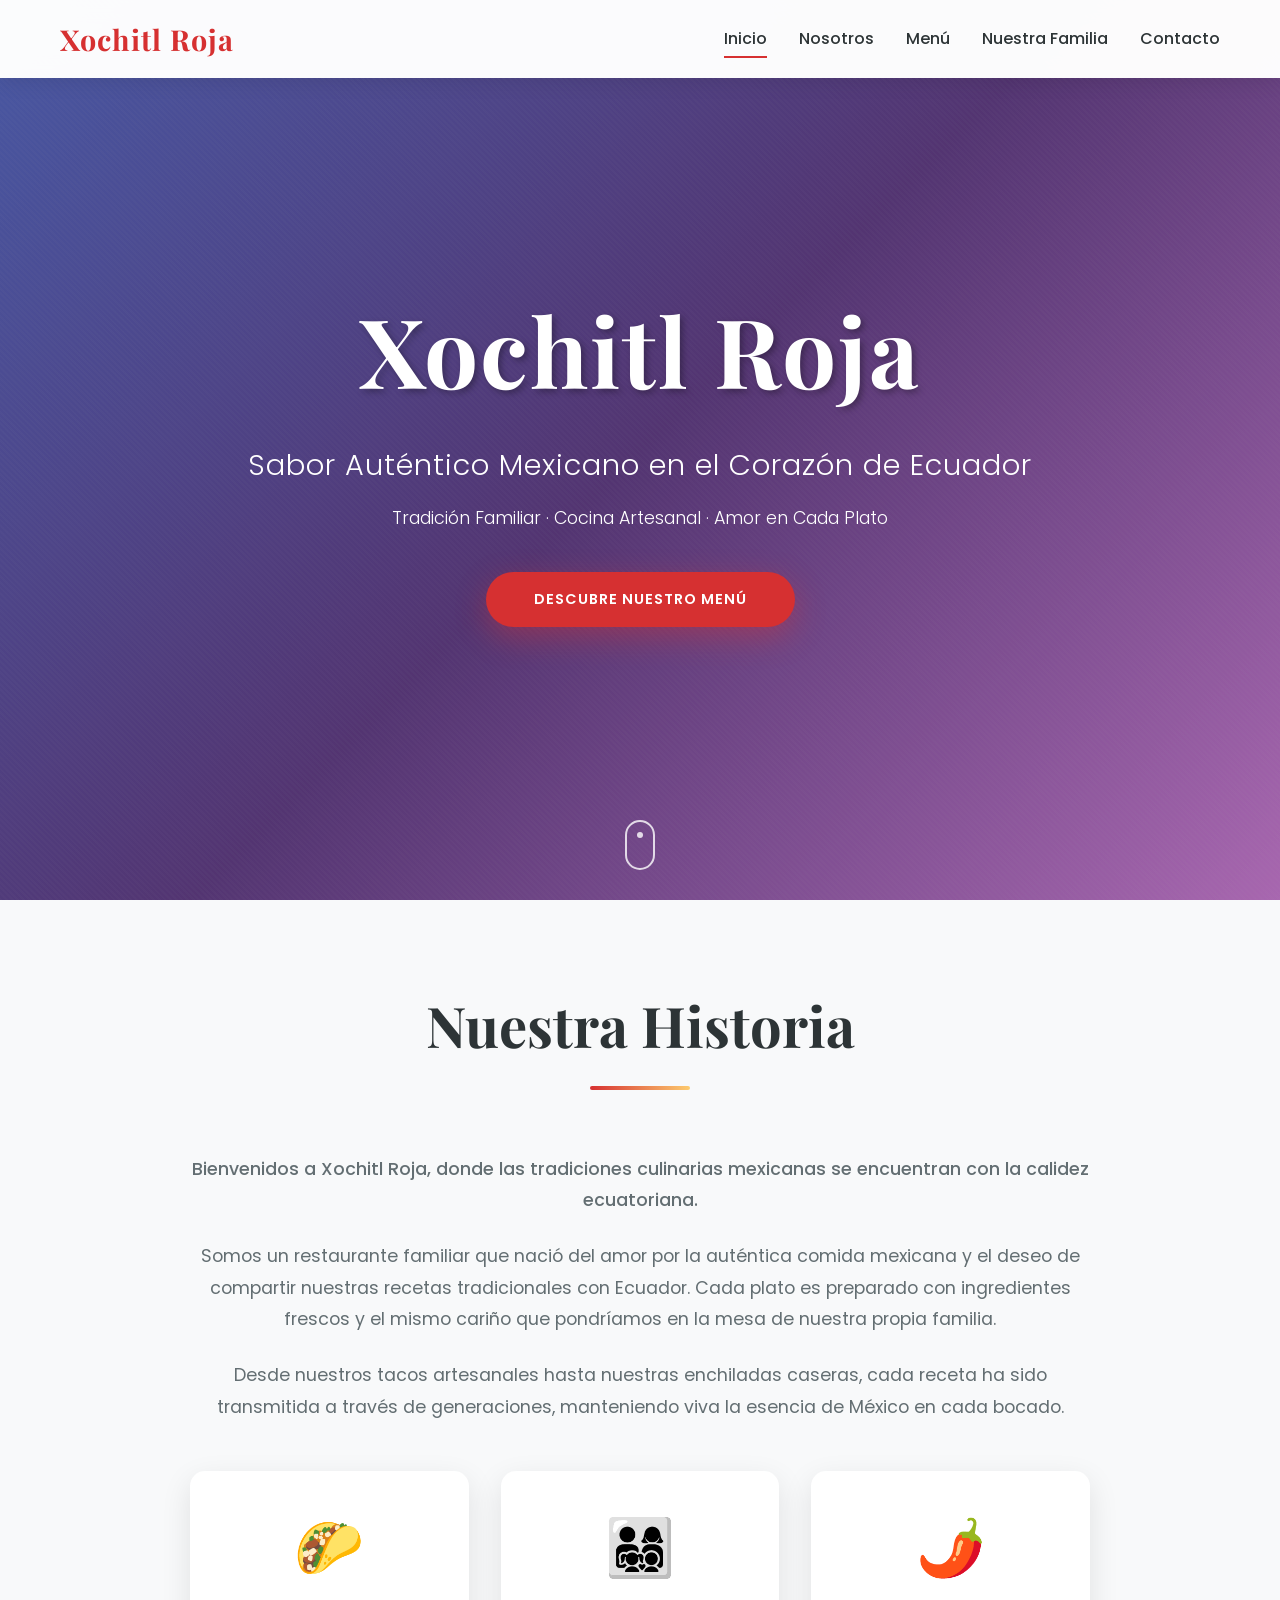
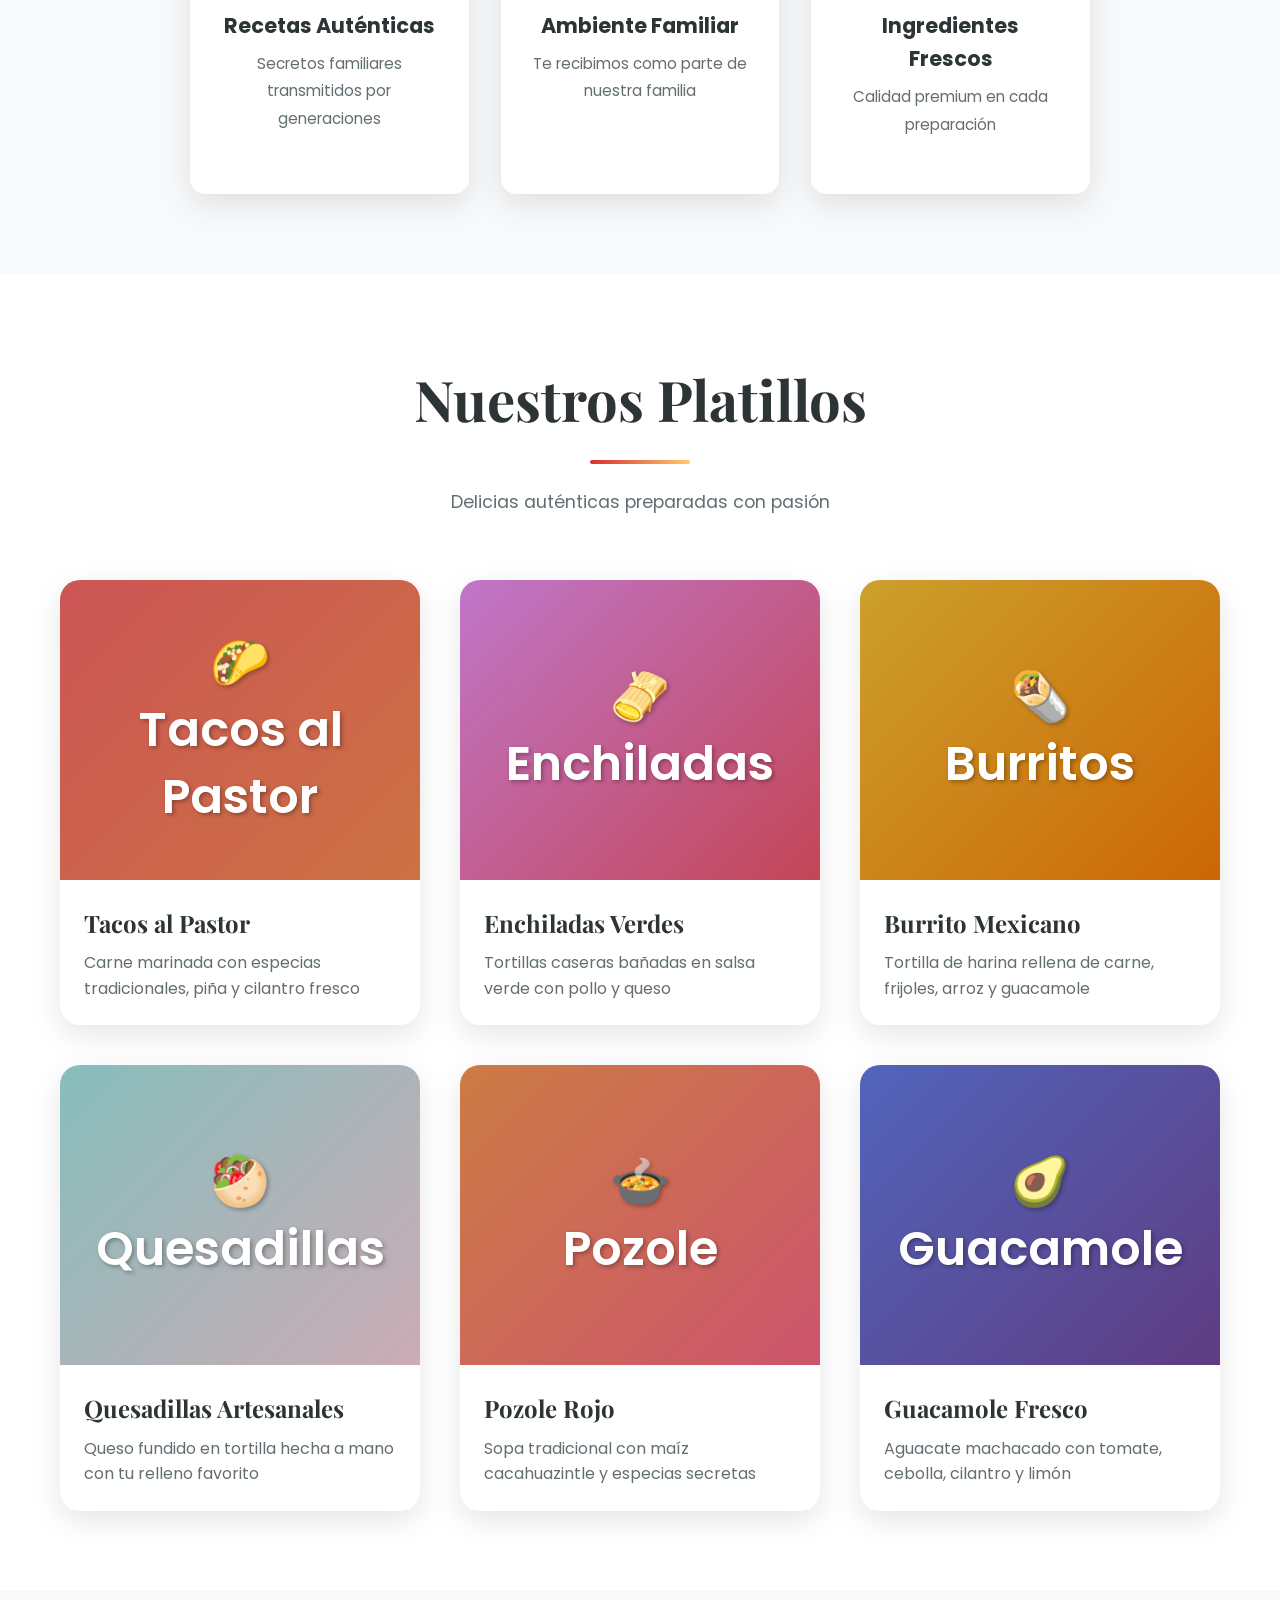
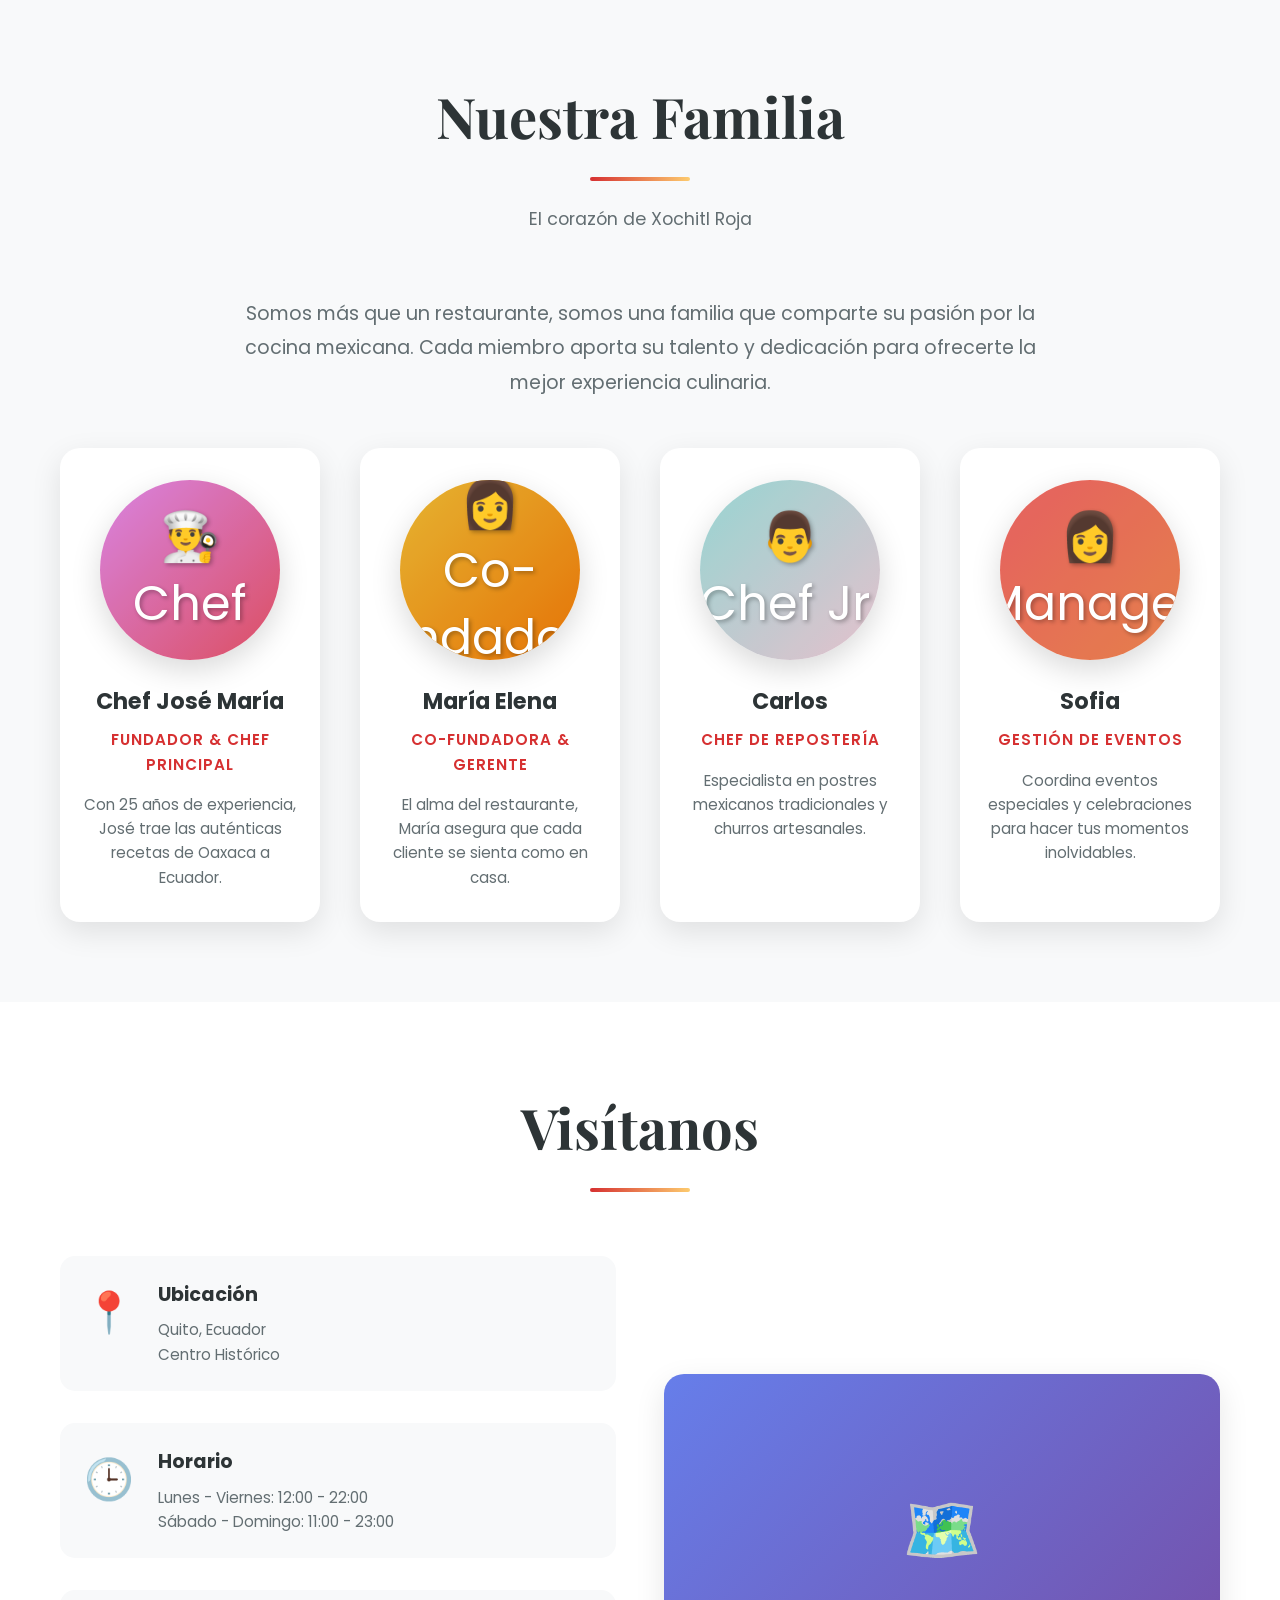
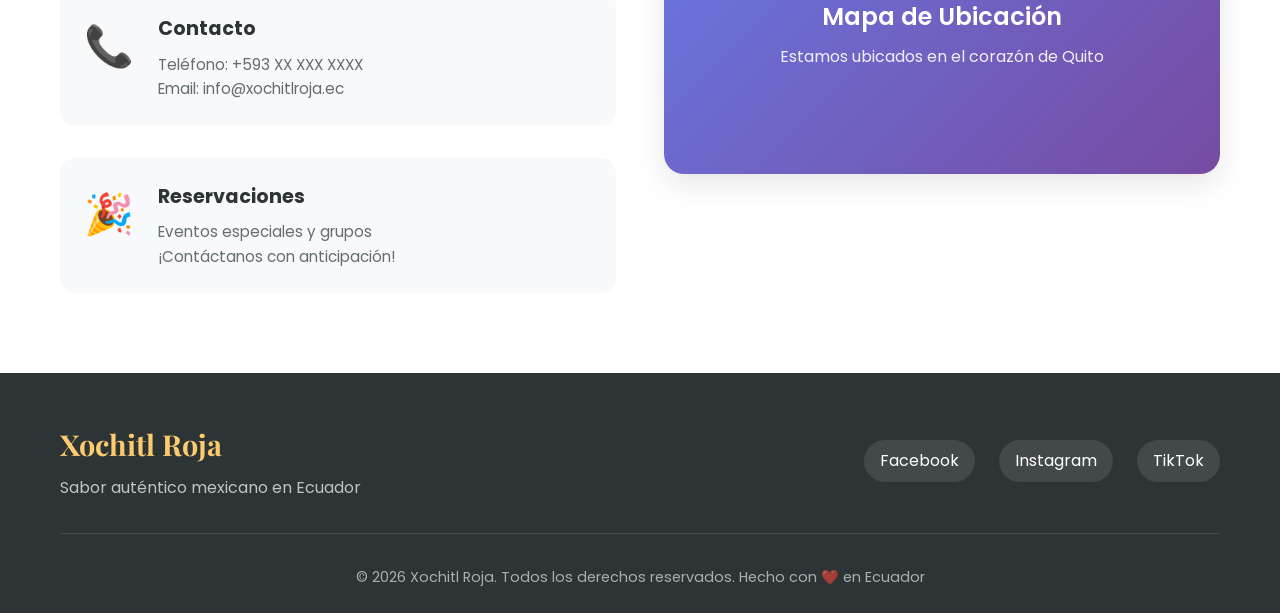
<file: index.html>
<!DOCTYPE html>
<html lang="es">
<head>
    <meta charset="UTF-8">
    <meta name="viewport" content="width=device-width, initial-scale=1.0">
    <title>Xochitl Roja | Authentic Mexican Cuisine in Ecuador</title>
    <link rel="stylesheet" href="styles.css">
    <link rel="preconnect" href="https://fonts.googleapis.com">
    <link rel="preconnect" href="https://fonts.gstatic.com" crossorigin>
    <link href="https://fonts.googleapis.com/css2?family=Playfair+Display:wght@400;600;700&family=Poppins:wght@300;400;500;600&display=swap" rel="stylesheet">
</head>
<body>
    <!-- Navigation -->
    <nav class="navbar" id="navbar">
        <div class="container">
            <div class="nav-brand">Xochitl Roja</div>
            <button class="nav-toggle" id="navToggle">
                <span></span>
                <span></span>
                <span></span>
            </button>
            <ul class="nav-menu" id="navMenu">
                <li><a href="#home" class="nav-link">Inicio</a></li>
                <li><a href="#about" class="nav-link">Nosotros</a></li>
                <li><a href="#menu" class="nav-link">Menú</a></li>
                <li><a href="#family" class="nav-link">Nuestra Familia</a></li>
                <li><a href="#contact" class="nav-link">Contacto</a></li>
            </ul>
        </div>
    </nav>

    <!-- Hero Section -->
    <section id="home" class="hero">
        <div class="hero-overlay"></div>
        <div class="hero-content">
            <h1 class="hero-title fade-in">Xochitl Roja</h1>
            <p class="hero-subtitle fade-in-delay">Sabor Auténtico Mexicano en el Corazón de Ecuador</p>
            <p class="hero-tagline fade-in-delay-2">Tradición Familiar · Cocina Artesanal · Amor en Cada Plato</p>
            <a href="#menu" class="hero-btn fade-in-delay-3">Descubre Nuestro Menú</a>
        </div>
        <div class="scroll-indicator">
            <div class="scroll-arrow"></div>
        </div>
    </section>

    <!-- About Section -->
    <section id="about" class="about">
        <div class="container">
            <div class="section-header">
                <h2 class="section-title">Nuestra Historia</h2>
                <div class="title-underline"></div>
            </div>
            <div class="about-content">
                <div class="about-text">
                    <p class="about-intro">Bienvenidos a Xochitl Roja, donde las tradiciones culinarias mexicanas se encuentran con la calidez ecuatoriana.</p>
                    <p>Somos un restaurante familiar que nació del amor por la auténtica comida mexicana y el deseo de compartir nuestras recetas tradicionales con Ecuador. Cada plato es preparado con ingredientes frescos y el mismo cariño que pondríamos en la mesa de nuestra propia familia.</p>
                    <p>Desde nuestros tacos artesanales hasta nuestras enchiladas caseras, cada receta ha sido transmitida a través de generaciones, manteniendo viva la esencia de México en cada bocado.</p>
                    <div class="about-features">
                        <div class="feature">
                            <div class="feature-icon">🌮</div>
                            <h3>Recetas Auténticas</h3>
                            <p>Secretos familiares transmitidos por generaciones</p>
                        </div>
                        <div class="feature">
                            <div class="feature-icon">👨‍👩‍👧‍👦</div>
                            <h3>Ambiente Familiar</h3>
                            <p>Te recibimos como parte de nuestra familia</p>
                        </div>
                        <div class="feature">
                            <div class="feature-icon">🌶️</div>
                            <h3>Ingredientes Frescos</h3>
                            <p>Calidad premium en cada preparación</p>
                        </div>
                    </div>
                </div>
            </div>
        </div>
    </section>

    <!-- Menu/Food Gallery Section -->
    <section id="menu" class="menu">
        <div class="container">
            <div class="section-header">
                <h2 class="section-title">Nuestros Platillos</h2>
                <div class="title-underline"></div>
                <p class="section-subtitle">Delicias auténticas preparadas con pasión</p>
            </div>
            <div class="food-gallery">
                <div class="food-item">
                    <div class="food-image-placeholder" style="background: linear-gradient(135deg, #ff6b6b 0%, #ff8e53 100%);">
                        <div class="placeholder-text">🌮<br>Tacos al Pastor</div>
                    </div>
                    <div class="food-info">
                        <h3>Tacos al Pastor</h3>
                        <p>Carne marinada con especias tradicionales, piña y cilantro fresco</p>
                    </div>
                </div>
                <div class="food-item">
                    <div class="food-image-placeholder" style="background: linear-gradient(135deg, #f093fb 0%, #f5576c 100%);">
                        <div class="placeholder-text">🫔<br>Enchiladas</div>
                    </div>
                    <div class="food-info">
                        <h3>Enchiladas Verdes</h3>
                        <p>Tortillas caseras bañadas en salsa verde con pollo y queso</p>
                    </div>
                </div>
                <div class="food-item">
                    <div class="food-image-placeholder" style="background: linear-gradient(135deg, #ffc837 0%, #ff8008 100%);">
                        <div class="placeholder-text">🌯<br>Burritos</div>
                    </div>
                    <div class="food-info">
                        <h3>Burrito Mexicano</h3>
                        <p>Tortilla de harina rellena de carne, frijoles, arroz y guacamole</p>
                    </div>
                </div>
                <div class="food-item">
                    <div class="food-image-placeholder" style="background: linear-gradient(135deg, #a8edea 0%, #fed6e3 100%);">
                        <div class="placeholder-text">🥙<br>Quesadillas</div>
                    </div>
                    <div class="food-info">
                        <h3>Quesadillas Artesanales</h3>
                        <p>Queso fundido en tortilla hecha a mano con tu relleno favorito</p>
                    </div>
                </div>
                <div class="food-item">
                    <div class="food-image-placeholder" style="background: linear-gradient(135deg, #ff9a56 0%, #ff6a88 100%);">
                        <div class="placeholder-text">🍲<br>Pozole</div>
                    </div>
                    <div class="food-info">
                        <h3>Pozole Rojo</h3>
                        <p>Sopa tradicional con maíz cacahuazintle y especias secretas</p>
                    </div>
                </div>
                <div class="food-item">
                    <div class="food-image-placeholder" style="background: linear-gradient(135deg, #667eea 0%, #764ba2 100%);">
                        <div class="placeholder-text">🥑<br>Guacamole</div>
                    </div>
                    <div class="food-info">
                        <h3>Guacamole Fresco</h3>
                        <p>Aguacate machacado con tomate, cebolla, cilantro y limón</p>
                    </div>
                </div>
            </div>
        </div>
    </section>

    <!-- Family Section -->
    <section id="family" class="family">
        <div class="container">
            <div class="section-header">
                <h2 class="section-title">Nuestra Familia</h2>
                <div class="title-underline"></div>
                <p class="section-subtitle">El corazón de Xochitl Roja</p>
            </div>
            <div class="family-content">
                <div class="family-intro">
                    <p>Somos más que un restaurante, somos una familia que comparte su pasión por la cocina mexicana. Cada miembro aporta su talento y dedicación para ofrecerte la mejor experiencia culinaria.</p>
                </div>
                <div class="family-grid">
                    <div class="family-member">
                        <div class="family-image-placeholder" style="background: linear-gradient(135deg, #f093fb 0%, #f5576c 100%);">
                            <div class="placeholder-text">👨‍🍳<br>Chef</div>
                        </div>
                        <h3>Chef José María</h3>
                        <p class="family-role">Fundador & Chef Principal</p>
                        <p>Con 25 años de experiencia, José trae las auténticas recetas de Oaxaca a Ecuador.</p>
                    </div>
                    <div class="family-member">
                        <div class="family-image-placeholder" style="background: linear-gradient(135deg, #ffc837 0%, #ff8008 100%);">
                            <div class="placeholder-text">👩<br>Co-fundadora</div>
                        </div>
                        <h3>María Elena</h3>
                        <p class="family-role">Co-fundadora & Gerente</p>
                        <p>El alma del restaurante, María asegura que cada cliente se sienta como en casa.</p>
                    </div>
                    <div class="family-member">
                        <div class="family-image-placeholder" style="background: linear-gradient(135deg, #a8edea 0%, #fed6e3 100%);">
                            <div class="placeholder-text">👨<br>Chef Jr.</div>
                        </div>
                        <h3>Carlos</h3>
                        <p class="family-role">Chef de Repostería</p>
                        <p>Especialista en postres mexicanos tradicionales y churros artesanales.</p>
                    </div>
                    <div class="family-member">
                        <div class="family-image-placeholder" style="background: linear-gradient(135deg, #ff6b6b 0%, #ff8e53 100%);">
                            <div class="placeholder-text">👩<br>Manager</div>
                        </div>
                        <h3>Sofia</h3>
                        <p class="family-role">Gestión de Eventos</p>
                        <p>Coordina eventos especiales y celebraciones para hacer tus momentos inolvidables.</p>
                    </div>
                </div>
            </div>
        </div>
    </section>

    <!-- Contact Section -->
    <section id="contact" class="contact">
        <div class="container">
            <div class="section-header">
                <h2 class="section-title">Visítanos</h2>
                <div class="title-underline"></div>
            </div>
            <div class="contact-content">
                <div class="contact-info">
                    <div class="contact-item">
                        <div class="contact-icon">📍</div>
                        <div>
                            <h3>Ubicación</h3>
                            <p>Quito, Ecuador</p>
                            <p>Centro Histórico</p>
                        </div>
                    </div>
                    <div class="contact-item">
                        <div class="contact-icon">🕒</div>
                        <div>
                            <h3>Horario</h3>
                            <p>Lunes - Viernes: 12:00 - 22:00</p>
                            <p>Sábado - Domingo: 11:00 - 23:00</p>
                        </div>
                    </div>
                    <div class="contact-item">
                        <div class="contact-icon">📞</div>
                        <div>
                            <h3>Contacto</h3>
                            <p>Teléfono: +593 XX XXX XXXX</p>
                            <p>Email: info@xochitlroja.ec</p>
                        </div>
                    </div>
                    <div class="contact-item">
                        <div class="contact-icon">🎉</div>
                        <div>
                            <h3>Reservaciones</h3>
                            <p>Eventos especiales y grupos</p>
                            <p>¡Contáctanos con anticipación!</p>
                        </div>
                    </div>
                </div>
                <div class="contact-map">
                    <div class="map-placeholder">
                        <p>🗺️</p>
                        <p>Mapa de Ubicación</p>
                        <p class="map-note">Estamos ubicados en el corazón de Quito</p>
                    </div>
                </div>
            </div>
        </div>
    </section>

    <!-- Footer -->
    <footer class="footer">
        <div class="container">
            <div class="footer-content">
                <div class="footer-brand">
                    <h3>Xochitl Roja</h3>
                    <p>Sabor auténtico mexicano en Ecuador</p>
                </div>
                <div class="footer-social">
                    <a href="#" class="social-link">Facebook</a>
                    <a href="#" class="social-link">Instagram</a>
                    <a href="#" class="social-link">TikTok</a>
                </div>
            </div>
            <div class="footer-bottom">
                <p>&copy; 2024 Xochitl Roja. Todos los derechos reservados. Hecho con ❤️ en Ecuador</p>
            </div>
        </div>
    </footer>

    <script src="script.js"></script>
</body>
</html>
</file>
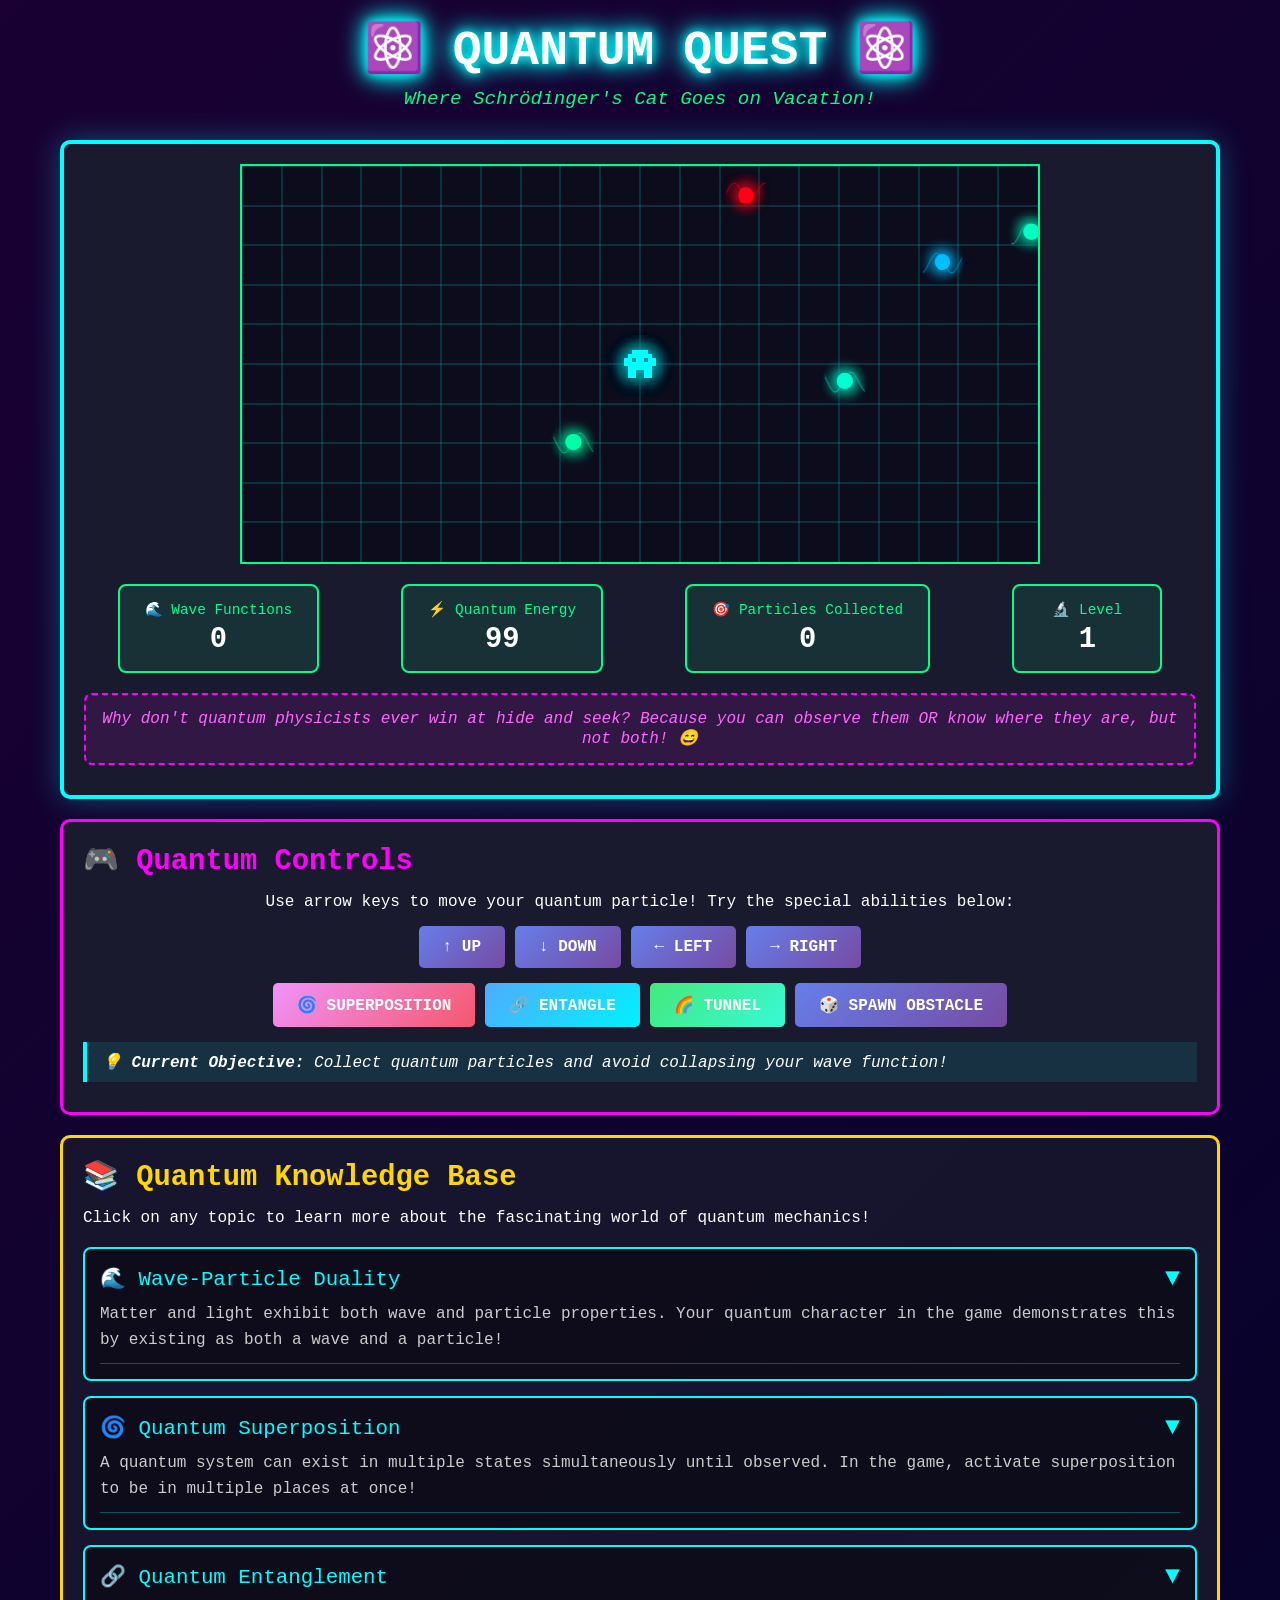
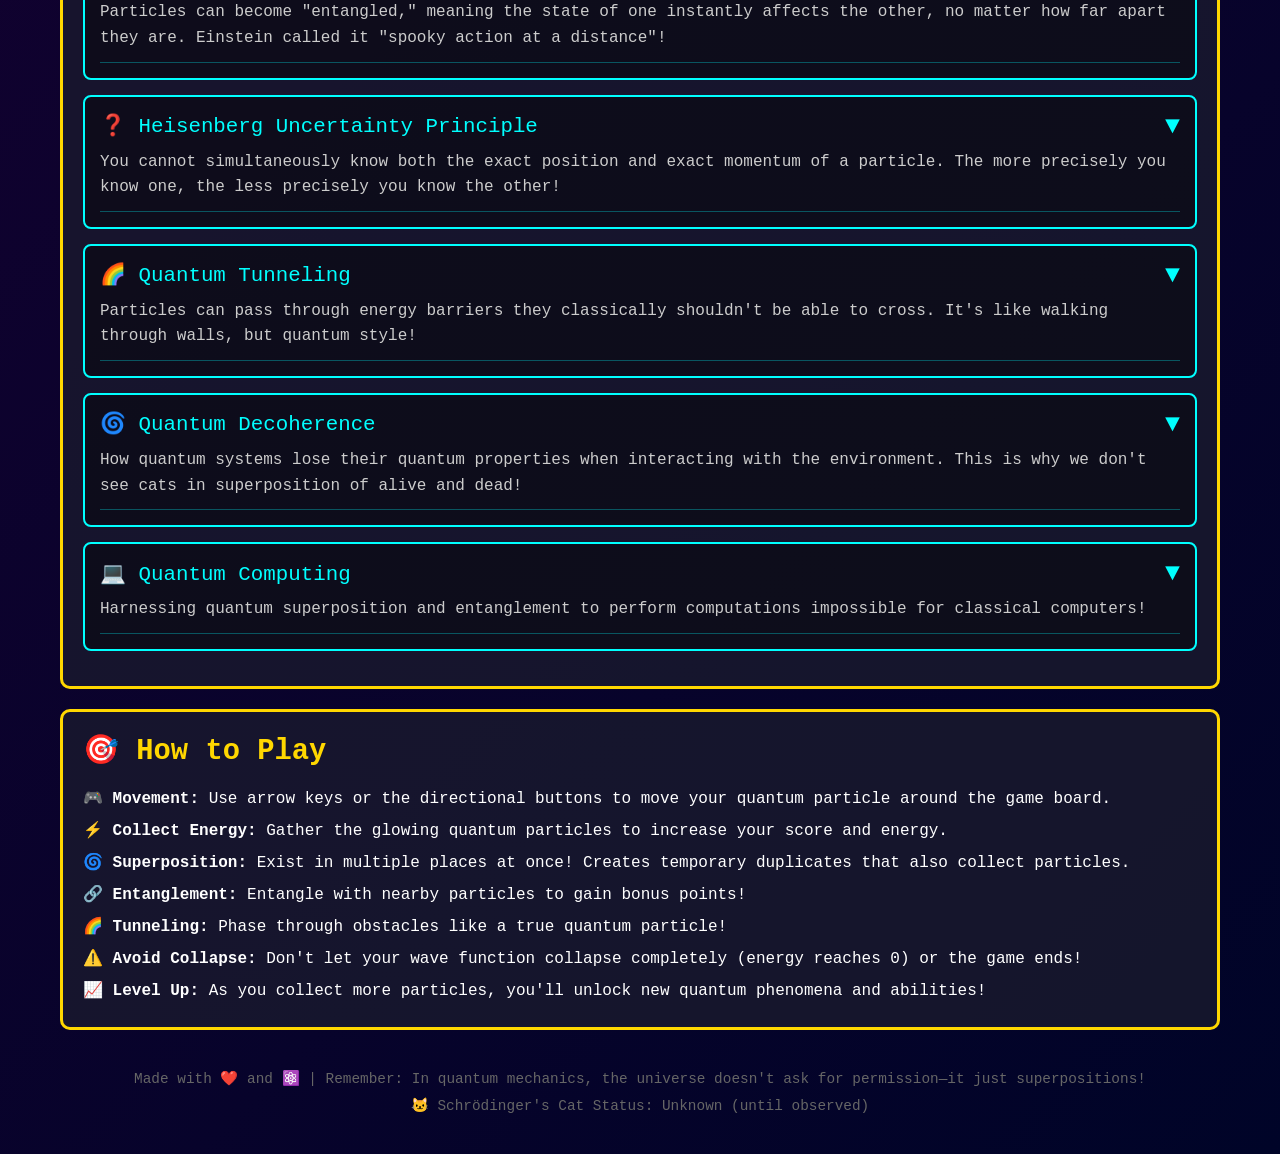
<file: quantum-game.html>
<!DOCTYPE html>
<html lang="en">
<head>
    <meta charset="UTF-8">
    <meta name="viewport" content="width=device-width, initial-scale=1.0">
    <title>Quantum Quest: The Uncertainty Principle Strikes Back!</title>
    <style>
        * {
            margin: 0;
            padding: 0;
            box-sizing: border-box;
        }

        body {
            font-family: 'Courier New', monospace;
            background: linear-gradient(135deg, #1a0033 0%, #000428 100%);
            color: #fff;
            overflow-x: hidden;
            image-rendering: pixelated;
            image-rendering: -moz-crisp-edges;
            image-rendering: crisp-edges;
        }

        .game-container {
            max-width: 1200px;
            margin: 0 auto;
            padding: 20px;
        }

        header {
            text-align: center;
            margin-bottom: 30px;
            animation: glow 2s ease-in-out infinite alternate;
        }

        h1 {
            font-size: 3em;
            text-shadow: 0 0 10px #00ffff, 0 0 20px #00ffff, 0 0 30px #00ffff;
            margin-bottom: 10px;
            font-weight: bold;
        }

        .subtitle {
            font-size: 1.2em;
            color: #00ff88;
            font-style: italic;
        }

        @keyframes glow {
            from {
                text-shadow: 0 0 10px #00ffff, 0 0 20px #00ffff, 0 0 30px #00ffff;
            }
            to {
                text-shadow: 0 0 20px #00ffff, 0 0 30px #00ffff, 0 0 40px #00ffff, 0 0 50px #00ffff;
            }
        }

        .game-board {
            background: #1a1a2e;
            border: 4px solid #00ffff;
            border-radius: 10px;
            padding: 20px;
            margin-bottom: 20px;
            box-shadow: 0 0 30px rgba(0, 255, 255, 0.3);
        }

        #gameCanvas {
            width: 100%;
            max-width: 800px;
            height: 400px;
            background: #0f0f1e;
            border: 2px solid #00ff88;
            display: block;
            margin: 0 auto;
            cursor: crosshair;
        }

        .stats {
            display: flex;
            justify-content: space-around;
            margin: 20px 0;
            flex-wrap: wrap;
            gap: 15px;
        }

        .stat-box {
            background: rgba(0, 255, 136, 0.1);
            border: 2px solid #00ff88;
            padding: 15px 25px;
            border-radius: 8px;
            text-align: center;
            min-width: 150px;
        }

        .stat-label {
            font-size: 0.9em;
            color: #00ff88;
            margin-bottom: 5px;
        }

        .stat-value {
            font-size: 1.8em;
            font-weight: bold;
            color: #fff;
        }

        .controls {
            background: #1a1a2e;
            border: 3px solid #ff00ff;
            border-radius: 10px;
            padding: 20px;
            margin-bottom: 20px;
        }

        .controls h2 {
            color: #ff00ff;
            margin-bottom: 15px;
            font-size: 1.8em;
        }

        .button-group {
            display: flex;
            gap: 10px;
            flex-wrap: wrap;
            justify-content: center;
            margin: 15px 0;
        }

        .quantum-button {
            background: linear-gradient(135deg, #667eea 0%, #764ba2 100%);
            border: none;
            color: white;
            padding: 12px 24px;
            font-size: 1em;
            font-family: 'Courier New', monospace;
            border-radius: 5px;
            cursor: pointer;
            transition: all 0.3s;
            font-weight: bold;
            text-transform: uppercase;
        }

        .quantum-button:hover {
            transform: scale(1.05);
            box-shadow: 0 0 20px rgba(102, 126, 234, 0.6);
        }

        .quantum-button:active {
            transform: scale(0.95);
        }

        .quantum-button.superposition {
            background: linear-gradient(135deg, #f093fb 0%, #f5576c 100%);
        }

        .quantum-button.entangle {
            background: linear-gradient(135deg, #4facfe 0%, #00f2fe 100%);
        }

        .quantum-button.tunnel {
            background: linear-gradient(135deg, #43e97b 0%, #38f9d7 100%);
        }

        .info-section {
            background: rgba(26, 26, 46, 0.8);
            border: 3px solid #ffd700;
            border-radius: 10px;
            padding: 20px;
            margin-bottom: 20px;
        }

        .info-section h2 {
            color: #ffd700;
            margin-bottom: 15px;
            font-size: 1.8em;
        }

        .knowledge-card {
            background: rgba(0, 0, 0, 0.4);
            border: 2px solid #00ffff;
            border-radius: 8px;
            padding: 15px;
            margin-bottom: 15px;
            transition: all 0.3s;
        }

        .knowledge-card:hover {
            border-color: #00ff88;
            box-shadow: 0 0 15px rgba(0, 255, 136, 0.3);
        }

        .knowledge-title {
            color: #00ffff;
            font-size: 1.3em;
            margin-bottom: 10px;
            cursor: pointer;
            display: flex;
            justify-content: space-between;
            align-items: center;
        }

        .knowledge-title:hover {
            color: #00ff88;
        }

        .expand-icon {
            font-size: 1.2em;
            transition: transform 0.3s;
        }

        .expand-icon.expanded {
            transform: rotate(180deg);
        }

        .knowledge-brief {
            color: #ccc;
            line-height: 1.6;
            margin-bottom: 10px;
        }

        .knowledge-detailed {
            max-height: 0;
            overflow: hidden;
            transition: max-height 0.5s ease-out;
            color: #aaa;
            line-height: 1.8;
            border-top: 1px solid rgba(0, 255, 255, 0.3);
            margin-top: 10px;
        }

        .knowledge-detailed.expanded {
            max-height: 1000px;
            padding-top: 10px;
        }

        .joke-box {
            background: rgba(255, 0, 255, 0.1);
            border: 2px dashed #ff00ff;
            padding: 15px;
            border-radius: 8px;
            margin: 10px 0;
            text-align: center;
            font-style: italic;
            color: #ff66ff;
        }

        .particle {
            width: 20px;
            height: 20px;
            position: absolute;
            pointer-events: none;
        }

        .achievement {
            background: linear-gradient(135deg, #f6d365 0%, #fda085 100%);
            border: 3px solid #ffd700;
            padding: 10px 20px;
            border-radius: 8px;
            margin: 10px 0;
            font-weight: bold;
            text-align: center;
            animation: slideIn 0.5s ease-out;
        }

        @keyframes slideIn {
            from {
                transform: translateX(-100%);
                opacity: 0;
            }
            to {
                transform: translateX(0);
                opacity: 1;
            }
        }

        .wave-function {
            animation: wave 3s ease-in-out infinite;
        }

        @keyframes wave {
            0%, 100% { transform: translateY(0); }
            50% { transform: translateY(-10px); }
        }

        footer {
            text-align: center;
            padding: 20px;
            color: #666;
            font-size: 0.9em;
        }

        .quantum-tip {
            background: rgba(0, 255, 255, 0.1);
            border-left: 4px solid #00ffff;
            padding: 10px 15px;
            margin: 10px 0;
            font-style: italic;
        }

        @media (max-width: 768px) {
            h1 {
                font-size: 2em;
            }

            .subtitle {
                font-size: 1em;
            }

            .stats {
                flex-direction: column;
                align-items: center;
            }
        }
    </style>
</head>
<body>
    <div class="game-container">
        <header>
            <h1>⚛️ QUANTUM QUEST ⚛️</h1>
            <p class="subtitle">Where Schrödinger's Cat Goes on Vacation!</p>
        </header>

        <div class="game-board">
            <canvas id="gameCanvas" width="800" height="400"></canvas>

            <div class="stats">
                <div class="stat-box">
                    <div class="stat-label">🌊 Wave Functions</div>
                    <div class="stat-value" id="waveCount">0</div>
                </div>
                <div class="stat-box">
                    <div class="stat-label">⚡ Quantum Energy</div>
                    <div class="stat-value" id="energy">100</div>
                </div>
                <div class="stat-box">
                    <div class="stat-label">🎯 Particles Collected</div>
                    <div class="stat-value" id="score">0</div>
                </div>
                <div class="stat-box">
                    <div class="stat-label">🔬 Level</div>
                    <div class="stat-value" id="level">1</div>
                </div>
            </div>

            <div class="joke-box wave-function">
                <span id="quantumJoke">Why don't quantum physicists ever win at hide and seek? Because you can observe them OR know where they are, but not both! 😄</span>
            </div>
        </div>

        <div class="controls">
            <h2>🎮 Quantum Controls</h2>
            <p style="text-align: center; margin-bottom: 15px;">Use arrow keys to move your quantum particle! Try the special abilities below:</p>

            <div class="button-group">
                <button class="quantum-button" onclick="game.moveParticle('up')">↑ Up</button>
                <button class="quantum-button" onclick="game.moveParticle('down')">↓ Down</button>
                <button class="quantum-button" onclick="game.moveParticle('left')">← Left</button>
                <button class="quantum-button" onclick="game.moveParticle('right')">→ Right</button>
            </div>

            <div class="button-group">
                <button class="quantum-button superposition" onclick="game.activateSuperposition()">
                    🌀 SUPERPOSITION
                </button>
                <button class="quantum-button entangle" onclick="game.activateEntanglement()">
                    🔗 ENTANGLE
                </button>
                <button class="quantum-button tunnel" onclick="game.activateTunneling()">
                    🌈 TUNNEL
                </button>
                <button class="quantum-button" onclick="game.spawnObstacle()">
                    🎲 SPAWN OBSTACLE
                </button>
            </div>

            <div class="quantum-tip">
                💡 <strong>Current Objective:</strong> <span id="objective">Collect quantum particles and avoid collapsing your wave function!</span>
            </div>
        </div>

        <div class="info-section">
            <h2>📚 Quantum Knowledge Base</h2>
            <p style="margin-bottom: 20px;">Click on any topic to learn more about the fascinating world of quantum mechanics!</p>

            <div class="knowledge-card">
                <div class="knowledge-title" onclick="toggleKnowledge('wave-particle')">
                    <span>🌊 Wave-Particle Duality</span>
                    <span class="expand-icon" id="icon-wave-particle">▼</span>
                </div>
                <div class="knowledge-brief">
                    Matter and light exhibit both wave and particle properties. Your quantum character in the game demonstrates this by existing as both a wave and a particle!
                </div>
                <div class="knowledge-detailed" id="detail-wave-particle">
                    <p><strong>Deep Dive:</strong></p>
                    <p>The wave-particle duality is one of the most mind-bending concepts in quantum mechanics. It was first demonstrated by Louis de Broglie in 1924, who proposed that all matter has wave properties.</p>

                    <p><strong>Key Experiments:</strong></p>
                    <ul style="margin-left: 20px; line-height: 2;">
                        <li><strong>Double-Slit Experiment:</strong> When electrons pass through two slits, they create an interference pattern (wave behavior), but when observed, they behave like particles.</li>
                        <li><strong>Photoelectric Effect:</strong> Light knocks electrons off metal surfaces, but only if the frequency is high enough—proving light comes in particle-like packets (photons).</li>
                    </ul>

                    <p><strong>Mathematical Foundation:</strong></p>
                    <p>The de Broglie wavelength: λ = h/p, where h is Planck's constant and p is momentum. This means everything has a wavelength, even you! (Though it's incredibly tiny for macroscopic objects.)</p>

                    <p><strong>Why It Matters:</strong></p>
                    <p>This duality underlies all of quantum mechanics and is essential for technologies like electron microscopes, quantum computers, and our understanding of atomic structure.</p>
                </div>
            </div>

            <div class="knowledge-card">
                <div class="knowledge-title" onclick="toggleKnowledge('superposition')">
                    <span>🌀 Quantum Superposition</span>
                    <span class="expand-icon" id="icon-superposition">▼</span>
                </div>
                <div class="knowledge-brief">
                    A quantum system can exist in multiple states simultaneously until observed. In the game, activate superposition to be in multiple places at once!
                </div>
                <div class="knowledge-detailed" id="detail-superposition">
                    <p><strong>Deep Dive:</strong></p>
                    <p>Superposition is the principle that quantum systems can exist in multiple states at the same time, described by a linear combination of basis states.</p>

                    <p><strong>Mathematical Representation:</strong></p>
                    <p>A quantum state |ψ⟩ can be written as: |ψ⟩ = α|0⟩ + β|1⟩, where α and β are complex probability amplitudes, and |α|² + |β|² = 1.</p>

                    <p><strong>Schrödinger's Cat:</strong></p>
                    <p>The famous thought experiment: A cat in a box is both alive AND dead until you open the box (make an observation). This illustrates the bizarre nature of superposition at macroscopic scales—though in reality, quantum effects "decohere" quickly in large systems.</p>

                    <p><strong>Real Applications:</strong></p>
                    <ul style="margin-left: 20px; line-height: 2;">
                        <li><strong>Quantum Computing:</strong> Qubits can be 0 and 1 simultaneously, allowing parallel computation</li>
                        <li><strong>Quantum Cryptography:</strong> Secure communication based on quantum state superpositions</li>
                        <li><strong>Atomic Clocks:</strong> Use superposition of atomic energy states for unprecedented precision</li>
                    </ul>

                    <p><strong>Measurement Collapse:</strong></p>
                    <p>When you measure a superposition, it "collapses" to one definite state. The probability of each outcome is given by |α|² and |β|². This collapse is instantaneous and irreversible!</p>
                </div>
            </div>

            <div class="knowledge-card">
                <div class="knowledge-title" onclick="toggleKnowledge('entanglement')">
                    <span>🔗 Quantum Entanglement</span>
                    <span class="expand-icon" id="icon-entanglement">▼</span>
                </div>
                <div class="knowledge-brief">
                    Particles can become "entangled," meaning the state of one instantly affects the other, no matter how far apart they are. Einstein called it "spooky action at a distance"!
                </div>
                <div class="knowledge-detailed" id="detail-entanglement">
                    <p><strong>Deep Dive:</strong></p>
                    <p>Quantum entanglement is a phenomenon where quantum states of two or more particles become correlated in such a way that the quantum state of each particle cannot be described independently.</p>

                    <p><strong>The EPR Paradox:</strong></p>
                    <p>In 1935, Einstein, Podolsky, and Rosen proposed a thought experiment suggesting quantum mechanics was incomplete. They couldn't accept that measuring one particle could instantaneously affect another light-years away!</p>

                    <p><strong>Bell's Theorem:</strong></p>
                    <p>John Bell proved in 1964 that no local hidden variable theory could reproduce all predictions of quantum mechanics. Experiments have confirmed quantum mechanics is correct—entanglement is real!</p>

                    <p><strong>How It Works:</strong></p>
                    <p>When two particles are entangled, they share a combined quantum state. If you measure particle A and find it has spin-up, particle B will instantly have spin-down, even if they're on opposite sides of the universe!</p>

                    <p><strong>Important Note:</strong></p>
                    <p>Entanglement doesn't allow faster-than-light communication (sorry, no quantum phones!). You can't control what result you get when measuring, so no information is transmitted.</p>

                    <p><strong>Applications:</strong></p>
                    <ul style="margin-left: 20px; line-height: 2;">
                        <li><strong>Quantum Teleportation:</strong> Transfer quantum states using entanglement and classical communication</li>
                        <li><strong>Quantum Networks:</strong> Future "quantum internet" will use entangled particles</li>
                        <li><strong>Quantum Sensing:</strong> Entangled particles enable ultra-precise measurements</li>
                    </ul>
                </div>
            </div>

            <div class="knowledge-card">
                <div class="knowledge-title" onclick="toggleKnowledge('uncertainty')">
                    <span>❓ Heisenberg Uncertainty Principle</span>
                    <span class="expand-icon" id="icon-uncertainty">▼</span>
                </div>
                <div class="knowledge-brief">
                    You cannot simultaneously know both the exact position and exact momentum of a particle. The more precisely you know one, the less precisely you know the other!
                </div>
                <div class="knowledge-detailed" id="detail-uncertainty">
                    <p><strong>Deep Dive:</strong></p>
                    <p>The Heisenberg Uncertainty Principle is not about measurement limitations or our technology—it's a fundamental property of nature itself!</p>

                    <p><strong>Mathematical Formula:</strong></p>
                    <p>Δx · Δp ≥ ℏ/2, where Δx is the uncertainty in position, Δp is the uncertainty in momentum, and ℏ (h-bar) is the reduced Planck's constant (≈ 1.054 × 10⁻³⁴ J·s).</p>

                    <p><strong>Other Uncertainty Relations:</strong></p>
                    <ul style="margin-left: 20px; line-height: 2;">
                        <li><strong>Energy-Time:</strong> ΔE · Δt ≥ ℏ/2 (You can borrow energy from the vacuum, but only briefly!)</li>
                        <li><strong>Angular Momentum:</strong> Different components of angular momentum can't be simultaneously known exactly</li>
                    </ul>

                    <p><strong>Why It Happens:</strong></p>
                    <p>The uncertainty principle arises from the wave nature of matter. A particle with a definite momentum is represented by a wave extending infinitely (no defined position). A particle with a definite position requires a localized wave packet made of many different momentum components.</p>

                    <p><strong>Common Misconception:</strong></p>
                    <p>It's NOT about disturbing the particle when we measure it (observer effect). The uncertainty exists even before measurement—particles simply don't HAVE definite values for position and momentum simultaneously!</p>

                    <p><strong>Real-World Implications:</strong></p>
                    <ul style="margin-left: 20px; line-height: 2;">
                        <li><strong>Atomic Stability:</strong> Electrons can't fall into the nucleus because that would violate uncertainty (too precise position → huge momentum)</li>
                        <li><strong>Quantum Tunneling:</strong> The energy-time uncertainty allows particles to "borrow" energy to overcome barriers</li>
                        <li><strong>Zero-Point Energy:</strong> Even at absolute zero, particles still have energy due to uncertainty</li>
                    </ul>
                </div>
            </div>

            <div class="knowledge-card">
                <div class="knowledge-title" onclick="toggleKnowledge('tunneling')">
                    <span>🌈 Quantum Tunneling</span>
                    <span class="expand-icon" id="icon-tunneling">▼</span>
                </div>
                <div class="knowledge-brief">
                    Particles can pass through energy barriers they classically shouldn't be able to cross. It's like walking through walls, but quantum style!
                </div>
                <div class="knowledge-detailed" id="detail-tunneling">
                    <p><strong>Deep Dive:</strong></p>
                    <p>Quantum tunneling is a phenomenon where particles pass through potential energy barriers that would be impossible to overcome classically.</p>

                    <p><strong>How It Works:</strong></p>
                    <p>In quantum mechanics, particles are described by wave functions that can extend into classically forbidden regions. There's a non-zero probability of finding the particle on the other side of a barrier!</p>

                    <p><strong>Mathematical Description:</strong></p>
                    <p>The tunneling probability depends on the barrier width and height. For a rectangular barrier: T ≈ e^(-2κL), where κ depends on the particle's energy and the barrier height, and L is the barrier width.</p>

                    <p><strong>Real-World Examples:</strong></p>
                    <ul style="margin-left: 20px; line-height: 2;">
                        <li><strong>Nuclear Fusion in Stars:</strong> Hydrogen nuclei tunnel through the electromagnetic repulsion barrier to fuse. Without tunneling, our Sun wouldn't shine!</li>
                        <li><strong>Radioactive Decay:</strong> Alpha particles tunnel out of atomic nuclei. This is why radioactivity is probabilistic—we can't predict exactly when an atom will decay.</li>
                        <li><strong>Scanning Tunneling Microscope (STM):</strong> Uses tunneling current between a sharp tip and a surface to create atomic-resolution images. Won the Nobel Prize in 1986!</li>
                        <li><strong>Flash Memory:</strong> Your USB drives and SSDs use tunneling to store data by trapping electrons on floating gates</li>
                        <li><strong>Enzyme Catalysis:</strong> Some biological reactions are enhanced by quantum tunneling of protons</li>
                    </ul>

                    <p><strong>Tunneling Time:</strong></p>
                    <p>How long does tunneling take? This is still debated! Recent experiments suggest it might be instantaneous, or at least faster than light would cross the same distance—but no information is transmitted faster than light, so relativity is safe.</p>

                    <p><strong>Macroscopic Tunneling:</strong></p>
                    <p>Could YOU tunnel through a wall? Technically the probability is non-zero... but it's so astronomically small (like 10^(-10^30)) that it would never happen in the lifetime of the universe. Quantum weirdness mostly stays small!</p>
                </div>
            </div>

            <div class="knowledge-card">
                <div class="knowledge-title" onclick="toggleKnowledge('decoherence')">
                    <span>🌀 Quantum Decoherence</span>
                    <span class="expand-icon" id="icon-decoherence">▼</span>
                </div>
                <div class="knowledge-brief">
                    How quantum systems lose their quantum properties when interacting with the environment. This is why we don't see cats in superposition of alive and dead!
                </div>
                <div class="knowledge-detailed" id="detail-decoherence">
                    <p><strong>Deep Dive:</strong></p>
                    <p>Decoherence explains the transition from quantum to classical behavior. It's the process by which quantum superpositions are destroyed through interaction with the environment.</p>

                    <p><strong>The Measurement Problem:</strong></p>
                    <p>Why do we only see definite outcomes when we measure? Decoherence provides a partial answer: the environment acts as a continuous "observer," rapidly destroying quantum coherence.</p>

                    <p><strong>How Fast Does It Happen?</strong></p>
                    <ul style="margin-left: 20px; line-height: 2;">
                        <li><strong>Isolated atoms:</strong> Microseconds to milliseconds</li>
                        <li><strong>Molecules in air:</strong> Picoseconds (10^-12 seconds)</li>
                        <li><strong>Macroscopic objects:</strong> Essentially instantaneous (10^-40 seconds for a dust particle)</li>
                    </ul>

                    <p><strong>The Mechanism:</strong></p>
                    <p>When a quantum system interacts with many degrees of freedom in the environment (air molecules, photons, thermal radiation), quantum information spreads into the environment. The system becomes "entangled" with countless environmental particles, making it impossible to maintain coherent superpositions.</p>

                    <p><strong>Why Quantum Computers Are Hard:</strong></p>
                    <p>Building quantum computers is challenging precisely because of decoherence. We need to isolate qubits from the environment (extreme cold, vacuum, electromagnetic shielding) while still being able to control them. It's like juggling soap bubbles in a hurricane!</p>

                    <p><strong>Decoherence vs. Collapse:</strong></p>
                    <p>Decoherence explains why we don't see macroscopic superpositions, but it doesn't fully solve the measurement problem. It explains the appearance of collapse but doesn't say which outcome occurs. This is still an open question in quantum foundations!</p>

                    <p><strong>Philosophical Implications:</strong></p>
                    <p>Decoherence supports the "many worlds" interpretation—perhaps all outcomes occur, but decoherence makes different branches of the wave function unable to interfere, creating the appearance of a single classical world.</p>
                </div>
            </div>

            <div class="knowledge-card">
                <div class="knowledge-title" onclick="toggleKnowledge('quantum-computing')">
                    <span>💻 Quantum Computing</span>
                    <span class="expand-icon" id="icon-quantum-computing">▼</span>
                </div>
                <div class="knowledge-brief">
                    Harnessing quantum superposition and entanglement to perform computations impossible for classical computers!
                </div>
                <div class="knowledge-detailed" id="detail-quantum-computing">
                    <p><strong>Deep Dive:</strong></p>
                    <p>Quantum computers use qubits instead of classical bits. While a classical bit is either 0 or 1, a qubit can be in a superposition of both states simultaneously!</p>

                    <p><strong>Quantum Advantage:</strong></p>
                    <p>With n qubits in superposition, you can represent 2^n states simultaneously. 300 qubits can represent more states than there are atoms in the observable universe!</p>

                    <p><strong>Key Algorithms:</strong></p>
                    <ul style="margin-left: 20px; line-height: 2;">
                        <li><strong>Shor's Algorithm:</strong> Factors large numbers exponentially faster than best known classical algorithms. This threatens current encryption (RSA)!</li>
                        <li><strong>Grover's Algorithm:</strong> Searches unsorted databases with quadratic speedup (√N instead of N operations)</li>
                        <li><strong>Quantum Simulation:</strong> Simulate quantum systems efficiently—impossible classically for large systems</li>
                        <li><strong>Quantum Machine Learning:</strong> Potential speedups for certain ML tasks</li>
                    </ul>

                    <p><strong>Types of Quantum Computers:</strong></p>
                    <ul style="margin-left: 20px; line-height: 2;">
                        <li><strong>Superconducting Qubits:</strong> Used by IBM, Google—requires temperatures near absolute zero (15 millikelvin)</li>
                        <li><strong>Trapped Ions:</strong> Individual atoms held by electromagnetic fields (IonQ, Honeywell)</li>
                        <li><strong>Photonic:</strong> Uses photons as qubits (Xanadu, PsiQuantum)</li>
                        <li><strong>Topological:</strong> More resistant to errors (Microsoft's approach—still theoretical)</li>
                    </ul>

                    <p><strong>Challenges:</strong></p>
                    <ul style="margin-left: 20px; line-height: 2;">
                        <li><strong>Decoherence:</strong> Qubits are extremely fragile</li>
                        <li><strong>Error Rates:</strong> Current systems have ~0.1-1% error per operation. Need < 0.01% for practical algorithms</li>
                        <li><strong>Scaling:</strong> Need thousands to millions of qubits for useful applications. Currently we have hundreds</li>
                        <li><strong>Error Correction:</strong> Requires many physical qubits per logical qubit (overhead of 100-1000x)</li>
                    </ul>

                    <p><strong>Current State (2025):</strong></p>
                    <p>We're in the "NISQ era" (Noisy Intermediate-Scale Quantum). Systems have 50-1000 qubits but are too noisy for full error correction. Researchers are exploring what useful computations can be done despite the noise.</p>

                    <p><strong>When Will They Be Practical?</strong></p>
                    <p>Predictions vary wildly from 5 to 30+ years for fault-tolerant quantum computers. But quantum advantage for specific tasks (like quantum simulation or optimization) might come sooner!</p>
                </div>
            </div>
        </div>

        <div class="info-section">
            <h2>🎯 How to Play</h2>
            <div style="line-height: 2;">
                <p>🎮 <strong>Movement:</strong> Use arrow keys or the directional buttons to move your quantum particle around the game board.</p>
                <p>⚡ <strong>Collect Energy:</strong> Gather the glowing quantum particles to increase your score and energy.</p>
                <p>🌀 <strong>Superposition:</strong> Exist in multiple places at once! Creates temporary duplicates that also collect particles.</p>
                <p>🔗 <strong>Entanglement:</strong> Entangle with nearby particles to gain bonus points!</p>
                <p>🌈 <strong>Tunneling:</strong> Phase through obstacles like a true quantum particle!</p>
                <p>⚠️ <strong>Avoid Collapse:</strong> Don't let your wave function collapse completely (energy reaches 0) or the game ends!</p>
                <p>📈 <strong>Level Up:</strong> As you collect more particles, you'll unlock new quantum phenomena and abilities!</p>
            </div>
        </div>

        <footer>
            <p>Made with ❤️ and ⚛️ | Remember: In quantum mechanics, the universe doesn't ask for permission—it just superpositions!</p>
            <p style="margin-top: 10px;">🐱 Schrödinger's Cat Status: <span id="catStatus">Unknown (until observed)</span></p>
        </footer>
    </div>

    <script>
        // Quantum Game Engine
        const canvas = document.getElementById('gameCanvas');
        const ctx = canvas.getContext('2d');

        const jokes = [
            "Why don't quantum physicists ever win at hide and seek? Because you can observe them OR know where they are, but not both! 😄",
            "Heisenberg was pulled over. Officer: 'Do you know how fast you were going?' Heisenberg: 'No, but I know exactly where I am!' 🚗",
            "Schrödinger's cat walks into a bar. And doesn't. 🐱",
            "What's a quantum physicist's favorite food? Fission chips! 🍟",
            "Why did the quantum chicken cross the road? To prove it was in a superposition of crossing and not crossing! 🐔",
            "I told a chemistry joke, but there was no reaction. Then I told a quantum joke—it was both funny and not funny! 🤣",
            "Why are quantum physicists bad at relationships? They're always uncertain! 💔",
            "What do you call a quantum particle that's always late? A tardy-on! ⏰",
            "Why don't photons have luggage? Because they travel light! 💼",
            "Quantum mechanics: because regular mechanics just wasn't confusing enough! 🤯"
        ];

        let jokeIndex = 0;
        setInterval(() => {
            jokeIndex = (jokeIndex + 1) % jokes.length;
            document.getElementById('quantumJoke').textContent = jokes[jokeIndex];
        }, 8000);

        class QuantumGame {
            constructor() {
                this.player = {
                    x: canvas.width / 2,
                    y: canvas.height / 2,
                    size: 16,
                    color: '#00ffff',
                    vx: 0,
                    vy: 0,
                    inSuperposition: false,
                    canTunnel: false,
                    superpositionClones: []
                };

                this.particles = [];
                this.obstacles = [];
                this.effects = [];
                this.score = 0;
                this.energy = 100;
                this.level = 1;
                this.waveCount = 0;

                this.keys = {};
                this.lastSpawn = Date.now();
                this.lastEnergyDrain = Date.now();

                this.setupControls();
                this.spawnParticles(5);
                this.gameLoop();

                // Update Schrödinger's cat status randomly
                setInterval(() => {
                    const statuses = [
                        'Superposition of alive and dead',
                        'Currently alive (we think)',
                        'Sleeping (definitely alive)',
                        'Quantum zoomies in progress',
                        'Entangled with your heart ❤️',
                        'Wave function uncollapsed',
                        'In another dimension',
                        'Both here and not here'
                    ];
                    document.getElementById('catStatus').textContent =
                        statuses[Math.floor(Math.random() * statuses.length)];
                }, 5000);
            }

            setupControls() {
                document.addEventListener('keydown', (e) => {
                    this.keys[e.key] = true;

                    if (e.key === ' ') {
                        e.preventDefault();
                        this.activateSuperposition();
                    }
                    if (e.key === 'e' || e.key === 'E') {
                        this.activateEntanglement();
                    }
                    if (e.key === 't' || e.key === 'T') {
                        this.activateTunneling();
                    }
                });

                document.addEventListener('keyup', (e) => {
                    this.keys[e.key] = false;
                });

                canvas.addEventListener('click', (e) => {
                    const rect = canvas.getBoundingClientRect();
                    const x = (e.clientX - rect.left) * (canvas.width / rect.width);
                    const y = (e.clientY - rect.top) * (canvas.height / rect.height);

                    this.spawnEffect(x, y, '✨');
                    this.score += 1;
                    this.updateStats();
                });
            }

            moveParticle(direction) {
                const speed = 15;
                switch(direction) {
                    case 'up':
                        this.player.vy = -speed;
                        this.player.vx = 0;
                        break;
                    case 'down':
                        this.player.vy = speed;
                        this.player.vx = 0;
                        break;
                    case 'left':
                        this.player.vx = -speed;
                        this.player.vy = 0;
                        break;
                    case 'right':
                        this.player.vx = speed;
                        this.player.vy = 0;
                        break;
                }
            }

            activateSuperposition() {
                if (this.energy < 20) {
                    this.showMessage('Not enough quantum energy!', '#ff0000');
                    return;
                }

                this.energy -= 20;
                this.player.inSuperposition = true;
                this.waveCount++;

                // Create superposition clones
                for (let i = 0; i < 3; i++) {
                    const angle = (Math.PI * 2 / 3) * i;
                    this.player.superpositionClones.push({
                        x: this.player.x + Math.cos(angle) * 50,
                        y: this.player.y + Math.sin(angle) * 50,
                        alpha: 0.5
                    });
                }

                this.showMessage('SUPERPOSITION ACTIVATED! 🌀', '#ff00ff');

                setTimeout(() => {
                    this.player.inSuperposition = false;
                    this.player.superpositionClones = [];
                }, 3000);

                this.updateStats();
            }

            activateEntanglement() {
                if (this.energy < 15) {
                    this.showMessage('Not enough quantum energy!', '#ff0000');
                    return;
                }

                this.energy -= 15;
                let entangled = 0;

                // Entangle with nearby particles
                this.particles.forEach((particle, index) => {
                    const dx = particle.x - this.player.x;
                    const dy = particle.y - this.player.y;
                    const dist = Math.sqrt(dx * dx + dy * dy);

                    if (dist < 100) {
                        // Draw entanglement line
                        this.effects.push({
                            type: 'line',
                            x1: this.player.x,
                            y1: this.player.y,
                            x2: particle.x,
                            y2: particle.y,
                            duration: 60
                        });

                        this.score += 5;
                        entangled++;
                        this.particles.splice(index, 1);
                    }
                });

                if (entangled > 0) {
                    this.showMessage(`ENTANGLED ${entangled} PARTICLES! 🔗`, '#00ffff');
                } else {
                    this.showMessage('No particles in range!', '#ffaa00');
                }

                this.updateStats();
            }

            activateTunneling() {
                if (this.energy < 25) {
                    this.showMessage('Not enough quantum energy!', '#ff0000');
                    return;
                }

                this.energy -= 25;
                this.player.canTunnel = true;
                this.showMessage('QUANTUM TUNNELING ACTIVE! 🌈', '#00ff88');

                setTimeout(() => {
                    this.player.canTunnel = false;
                }, 2000);

                this.updateStats();
            }

            spawnParticles(count) {
                for (let i = 0; i < count; i++) {
                    this.particles.push({
                        x: Math.random() * canvas.width,
                        y: Math.random() * canvas.height,
                        size: 8,
                        color: `hsl(${Math.random() * 360}, 100%, 50%)`,
                        wave: Math.random() * Math.PI * 2
                    });
                }
            }

            spawnObstacle() {
                this.obstacles.push({
                    x: Math.random() * (canvas.width - 40),
                    y: Math.random() * (canvas.height - 40),
                    width: 40,
                    height: 40,
                    color: '#ff0066'
                });

                this.showMessage('Obstacle spawned! ⚠️', '#ff0066');
            }

            spawnEffect(x, y, symbol) {
                this.effects.push({
                    type: 'text',
                    x: x,
                    y: y,
                    text: symbol,
                    vy: -2,
                    duration: 30,
                    alpha: 1
                });
            }

            showMessage(text, color) {
                const messageDiv = document.createElement('div');
                messageDiv.textContent = text;
                messageDiv.style.cssText = `
                    position: fixed;
                    top: 50%;
                    left: 50%;
                    transform: translate(-50%, -50%);
                    background: rgba(0, 0, 0, 0.9);
                    color: ${color};
                    padding: 20px 40px;
                    border-radius: 10px;
                    font-size: 1.5em;
                    font-weight: bold;
                    z-index: 1000;
                    border: 3px solid ${color};
                    animation: fadeInOut 2s ease-out;
                `;

                document.body.appendChild(messageDiv);

                setTimeout(() => {
                    messageDiv.remove();
                }, 2000);
            }

            updateStats() {
                document.getElementById('score').textContent = this.score;
                document.getElementById('energy').textContent = Math.max(0, Math.floor(this.energy));
                document.getElementById('level').textContent = this.level;
                document.getElementById('waveCount').textContent = this.waveCount;
            }

            update() {
                // Handle keyboard movement
                const speed = 5;
                if (this.keys['ArrowUp']) this.player.vy = -speed;
                else if (this.keys['ArrowDown']) this.player.vy = speed;
                else this.player.vy *= 0.9;

                if (this.keys['ArrowLeft']) this.player.vx = -speed;
                else if (this.keys['ArrowRight']) this.player.vx = speed;
                else this.player.vx *= 0.9;

                // Update player position
                this.player.x += this.player.vx;
                this.player.y += this.player.vy;

                // Wrap around screen
                if (this.player.x < 0) this.player.x = canvas.width;
                if (this.player.x > canvas.width) this.player.x = 0;
                if (this.player.y < 0) this.player.y = canvas.height;
                if (this.player.y > canvas.height) this.player.y = 0;

                // Check particle collision
                this.particles = this.particles.filter(particle => {
                    particle.wave += 0.1;

                    const dx = particle.x - this.player.x;
                    const dy = particle.y - this.player.y;
                    const dist = Math.sqrt(dx * dx + dy * dy);

                    if (dist < this.player.size + particle.size) {
                        this.score += 10;
                        this.energy = Math.min(100, this.energy + 5);
                        this.spawnEffect(particle.x, particle.y, '+10');
                        this.updateStats();
                        return false;
                    }

                    // Also check superposition clones
                    if (this.player.inSuperposition) {
                        for (let clone of this.player.superpositionClones) {
                            const cdx = particle.x - clone.x;
                            const cdy = particle.y - clone.y;
                            const cdist = Math.sqrt(cdx * cdx + cdy * cdy);

                            if (cdist < this.player.size + particle.size) {
                                this.score += 10;
                                this.energy = Math.min(100, this.energy + 5);
                                this.spawnEffect(particle.x, particle.y, '+10');
                                this.updateStats();
                                return false;
                            }
                        }
                    }

                    return true;
                });

                // Check obstacle collision (unless tunneling)
                if (!this.player.canTunnel) {
                    for (let obstacle of this.obstacles) {
                        if (this.player.x > obstacle.x &&
                            this.player.x < obstacle.x + obstacle.width &&
                            this.player.y > obstacle.y &&
                            this.player.y < obstacle.y + obstacle.height) {
                            this.energy -= 0.5;
                            this.player.vx *= -0.5;
                            this.player.vy *= -0.5;
                        }
                    }
                }

                // Update effects
                this.effects = this.effects.filter(effect => {
                    effect.duration--;
                    if (effect.type === 'text') {
                        effect.y += effect.vy;
                        effect.alpha = effect.duration / 30;
                    }
                    return effect.duration > 0;
                });

                // Spawn new particles
                if (Date.now() - this.lastSpawn > 3000 && this.particles.length < 10) {
                    this.spawnParticles(2);
                    this.lastSpawn = Date.now();
                }

                // Drain energy slowly
                if (Date.now() - this.lastEnergyDrain > 1000) {
                    this.energy -= 0.5;
                    this.lastEnergyDrain = Date.now();
                    this.updateStats();
                }

                // Level up
                if (this.score >= this.level * 100) {
                    this.level++;
                    this.energy = 100;
                    this.showMessage(`LEVEL ${this.level}! 🎉`, '#ffd700');
                    this.spawnParticles(3);
                    this.updateStats();
                }

                // Game over
                if (this.energy <= 0) {
                    this.showMessage('WAVE FUNCTION COLLAPSED! 💥', '#ff0000');
                    this.energy = 100;
                    this.score = 0;
                    this.level = 1;
                    this.particles = [];
                    this.obstacles = [];
                    this.spawnParticles(5);
                    this.updateStats();
                }
            }

            draw() {
                // Clear canvas with fade effect
                ctx.fillStyle = 'rgba(15, 15, 30, 0.3)';
                ctx.fillRect(0, 0, canvas.width, canvas.height);

                // Draw grid (quantum field visualization)
                ctx.strokeStyle = 'rgba(0, 255, 255, 0.1)';
                ctx.lineWidth = 1;
                for (let x = 0; x < canvas.width; x += 40) {
                    ctx.beginPath();
                    ctx.moveTo(x, 0);
                    ctx.lineTo(x, canvas.height);
                    ctx.stroke();
                }
                for (let y = 0; y < canvas.height; y += 40) {
                    ctx.beginPath();
                    ctx.moveTo(0, y);
                    ctx.lineTo(canvas.width, y);
                    ctx.stroke();
                }

                // Draw particles
                this.particles.forEach(particle => {
                    const waveOffset = Math.sin(particle.wave) * 3;

                    // Glow effect
                    ctx.shadowBlur = 15;
                    ctx.shadowColor = particle.color;

                    ctx.fillStyle = particle.color;
                    ctx.beginPath();
                    ctx.arc(particle.x, particle.y + waveOffset, particle.size, 0, Math.PI * 2);
                    ctx.fill();

                    // Draw wave function
                    ctx.strokeStyle = particle.color;
                    ctx.globalAlpha = 0.3;
                    ctx.beginPath();
                    for (let i = -20; i <= 20; i += 2) {
                        const x = particle.x + i;
                        const y = particle.y + Math.sin(particle.wave + i * 0.2) * 10;
                        if (i === -20) ctx.moveTo(x, y);
                        else ctx.lineTo(x, y);
                    }
                    ctx.stroke();
                    ctx.globalAlpha = 1;
                    ctx.shadowBlur = 0;
                });

                // Draw obstacles
                this.obstacles.forEach(obstacle => {
                    if (this.player.canTunnel) {
                        ctx.globalAlpha = 0.3;
                        ctx.fillStyle = '#666666';
                    } else {
                        ctx.fillStyle = obstacle.color;
                    }

                    ctx.fillRect(obstacle.x, obstacle.y, obstacle.width, obstacle.height);
                    ctx.strokeStyle = '#ffffff';
                    ctx.lineWidth = 2;
                    ctx.strokeRect(obstacle.x, obstacle.y, obstacle.width, obstacle.height);
                    ctx.globalAlpha = 1;
                });

                // Draw superposition clones
                if (this.player.inSuperposition) {
                    this.player.superpositionClones.forEach(clone => {
                        ctx.globalAlpha = clone.alpha;
                        ctx.shadowBlur = 20;
                        ctx.shadowColor = '#ff00ff';

                        // Draw pixel art style player
                        ctx.fillStyle = '#ff00ff';
                        this.drawPixelPlayer(clone.x, clone.y);

                        ctx.shadowBlur = 0;
                        ctx.globalAlpha = 1;
                    });
                }

                // Draw player
                ctx.shadowBlur = 20;
                ctx.shadowColor = this.player.color;

                if (this.player.canTunnel) {
                    ctx.globalAlpha = 0.6;
                    ctx.shadowColor = '#00ff88';
                }

                ctx.fillStyle = this.player.color;
                this.drawPixelPlayer(this.player.x, this.player.y);

                ctx.shadowBlur = 0;
                ctx.globalAlpha = 1;

                // Draw effects
                this.effects.forEach(effect => {
                    if (effect.type === 'text') {
                        ctx.globalAlpha = effect.alpha;
                        ctx.fillStyle = '#ffffff';
                        ctx.font = '20px "Courier New"';
                        ctx.fillText(effect.text, effect.x, effect.y);
                        ctx.globalAlpha = 1;
                    } else if (effect.type === 'line') {
                        ctx.strokeStyle = '#00ffff';
                        ctx.lineWidth = 2;
                        ctx.globalAlpha = effect.duration / 60;
                        ctx.beginPath();
                        ctx.moveTo(effect.x1, effect.y1);
                        ctx.lineTo(effect.x2, effect.y2);
                        ctx.stroke();
                        ctx.globalAlpha = 1;
                    }
                });
            }

            drawPixelPlayer(x, y) {
                const size = 4;
                const pixels = [
                    [0,0,1,1,1,1,0,0],
                    [0,1,1,1,1,1,1,0],
                    [1,1,0,1,1,0,1,1],
                    [1,1,1,1,1,1,1,1],
                    [0,1,1,1,1,1,1,0],
                    [0,1,1,0,0,1,1,0],
                    [0,1,1,0,0,1,1,0],
                ];

                pixels.forEach((row, i) => {
                    row.forEach((pixel, j) => {
                        if (pixel) {
                            ctx.fillRect(
                                x - (row.length * size / 2) + j * size,
                                y - (pixels.length * size / 2) + i * size,
                                size,
                                size
                            );
                        }
                    });
                });
            }

            gameLoop() {
                this.update();
                this.draw();
                requestAnimationFrame(() => this.gameLoop());
            }
        }

        // Toggle knowledge sections
        function toggleKnowledge(id) {
            const detail = document.getElementById(`detail-${id}`);
            const icon = document.getElementById(`icon-${id}`);

            detail.classList.toggle('expanded');
            icon.classList.toggle('expanded');
        }

        // Initialize game
        const game = new QuantumGame();

        // Add CSS animation for fadeInOut
        const style = document.createElement('style');
        style.textContent = `
            @keyframes fadeInOut {
                0% { opacity: 0; transform: translate(-50%, -50%) scale(0.8); }
                20% { opacity: 1; transform: translate(-50%, -50%) scale(1); }
                80% { opacity: 1; transform: translate(-50%, -50%) scale(1); }
                100% { opacity: 0; transform: translate(-50%, -50%) scale(0.8); }
            }
        `;
        document.head.appendChild(style);
    </script>
</body>
</html>
</file>
<file: styles.css>
/* ========================
   CSS Variables & Reset
   ======================== */
:root {
    --primary-color: #d63031;
    --secondary-color: #fdcb6e;
    --accent-color: #00b894;
    --dark-color: #2d3436;
    --light-color: #ffffff;
    --gray-color: #636e72;
    --bg-light: #f8f9fa;
    --shadow: 0 10px 30px rgba(0, 0, 0, 0.1);
    --shadow-hover: 0 15px 40px rgba(0, 0, 0, 0.15);
    --transition: all 0.3s ease;
    --font-primary: 'Poppins', sans-serif;
    --font-display: 'Playfair Display', serif;
}

* {
    margin: 0;
    padding: 0;
    box-sizing: border-box;
}

html {
    scroll-behavior: smooth;
    font-size: 16px;
}

body {
    font-family: var(--font-primary);
    line-height: 1.6;
    color: var(--dark-color);
    overflow-x: hidden;
}

img {
    max-width: 100%;
    height: auto;
    display: block;
}

a {
    text-decoration: none;
    color: inherit;
    transition: var(--transition);
}

/* ========================
   Utility Classes
   ======================== */
.container {
    max-width: 1200px;
    margin: 0 auto;
    padding: 0 20px;
}

/* ========================
   Navigation
   ======================== */
.navbar {
    position: fixed;
    top: 0;
    width: 100%;
    background: rgba(255, 255, 255, 0.98);
    backdrop-filter: blur(10px);
    box-shadow: 0 2px 20px rgba(0, 0, 0, 0.1);
    z-index: 1000;
    transition: var(--transition);
}

.navbar .container {
    display: flex;
    justify-content: space-between;
    align-items: center;
    padding: 1rem 20px;
}

.nav-brand {
    font-family: var(--font-display);
    font-size: 1.8rem;
    font-weight: 700;
    color: var(--primary-color);
    letter-spacing: 1px;
}

.nav-menu {
    display: flex;
    list-style: none;
    gap: 2rem;
}

.nav-link {
    font-weight: 500;
    color: var(--dark-color);
    padding: 0.5rem 0;
    position: relative;
}

.nav-link::after {
    content: '';
    position: absolute;
    bottom: 0;
    left: 0;
    width: 0;
    height: 2px;
    background: var(--primary-color);
    transition: width 0.3s ease;
}

.nav-link:hover::after,
.nav-link.active::after {
    width: 100%;
}

.nav-toggle {
    display: none;
    flex-direction: column;
    gap: 5px;
    background: none;
    border: none;
    cursor: pointer;
}

.nav-toggle span {
    width: 25px;
    height: 3px;
    background: var(--dark-color);
    transition: var(--transition);
}

/* ========================
   Hero Section
   ======================== */
.hero {
    height: 100vh;
    position: relative;
    display: flex;
    align-items: center;
    justify-content: center;
    background: linear-gradient(135deg, #667eea 0%, #764ba2 50%, #f093fb 100%);
    overflow: hidden;
}

.hero::before {
    content: '';
    position: absolute;
    top: 0;
    left: 0;
    right: 0;
    bottom: 0;
    background:
        repeating-linear-gradient(
            45deg,
            rgba(255, 255, 255, 0.03) 0px,
            rgba(255, 255, 255, 0.03) 2px,
            transparent 2px,
            transparent 4px
        );
}

.hero-overlay {
    position: absolute;
    top: 0;
    left: 0;
    width: 100%;
    height: 100%;
    background: rgba(0, 0, 0, 0.3);
}

.hero-content {
    position: relative;
    z-index: 2;
    text-align: center;
    color: var(--light-color);
    padding: 2rem;
}

.hero-title {
    font-family: var(--font-display);
    font-size: clamp(3rem, 8vw, 6rem);
    font-weight: 700;
    margin-bottom: 1rem;
    letter-spacing: 2px;
    text-shadow: 3px 3px 6px rgba(0, 0, 0, 0.3);
}

.hero-subtitle {
    font-size: clamp(1.2rem, 3vw, 1.8rem);
    margin-bottom: 1rem;
    font-weight: 300;
    letter-spacing: 1px;
}

.hero-tagline {
    font-size: clamp(0.9rem, 2vw, 1.1rem);
    margin-bottom: 2.5rem;
    opacity: 0.9;
    font-weight: 300;
}

.hero-btn {
    display: inline-block;
    padding: 1rem 3rem;
    background: var(--primary-color);
    color: var(--light-color);
    font-weight: 600;
    border-radius: 50px;
    box-shadow: 0 10px 30px rgba(214, 48, 49, 0.4);
    transition: var(--transition);
    text-transform: uppercase;
    letter-spacing: 1px;
    font-size: 0.9rem;
}

.hero-btn:hover {
    transform: translateY(-3px);
    box-shadow: 0 15px 40px rgba(214, 48, 49, 0.5);
    background: #c0392b;
}

.scroll-indicator {
    position: absolute;
    bottom: 30px;
    left: 50%;
    transform: translateX(-50%);
    z-index: 2;
}

.scroll-arrow {
    width: 30px;
    height: 50px;
    border: 2px solid rgba(255, 255, 255, 0.8);
    border-radius: 25px;
    position: relative;
}

.scroll-arrow::after {
    content: '';
    position: absolute;
    top: 10px;
    left: 50%;
    transform: translateX(-50%);
    width: 6px;
    height: 6px;
    background: rgba(255, 255, 255, 0.8);
    border-radius: 50%;
    animation: scroll 2s infinite;
}

@keyframes scroll {
    0%, 100% {
        top: 10px;
        opacity: 1;
    }
    50% {
        top: 25px;
        opacity: 0.5;
    }
}

/* Fade-in animations */
.fade-in {
    animation: fadeIn 1s ease-out;
}

.fade-in-delay {
    animation: fadeIn 1s ease-out 0.3s both;
}

.fade-in-delay-2 {
    animation: fadeIn 1s ease-out 0.6s both;
}

.fade-in-delay-3 {
    animation: fadeIn 1s ease-out 0.9s both;
}

@keyframes fadeIn {
    from {
        opacity: 0;
        transform: translateY(20px);
    }
    to {
        opacity: 1;
        transform: translateY(0);
    }
}

/* ========================
   Section Styles
   ======================== */
section {
    padding: 5rem 0;
}

.section-header {
    text-align: center;
    margin-bottom: 4rem;
}

.section-title {
    font-family: var(--font-display);
    font-size: clamp(2.5rem, 5vw, 3.5rem);
    color: var(--dark-color);
    margin-bottom: 1rem;
    font-weight: 700;
}

.title-underline {
    width: 100px;
    height: 4px;
    background: linear-gradient(90deg, var(--primary-color), var(--secondary-color));
    margin: 0 auto 1.5rem;
    border-radius: 2px;
}

.section-subtitle {
    font-size: 1.1rem;
    color: var(--gray-color);
    max-width: 600px;
    margin: 0 auto;
}

/* ========================
   About Section
   ======================== */
.about {
    background: var(--bg-light);
}

.about-text {
    max-width: 900px;
    margin: 0 auto;
}

.about-intro {
    font-size: 1.3rem;
    font-weight: 500;
    color: var(--primary-color);
    margin-bottom: 1.5rem;
    text-align: center;
}

.about-text p {
    font-size: 1.1rem;
    line-height: 1.8;
    margin-bottom: 1.5rem;
    color: var(--gray-color);
    text-align: center;
}

.about-features {
    display: grid;
    grid-template-columns: repeat(auto-fit, minmax(250px, 1fr));
    gap: 2rem;
    margin-top: 3rem;
}

.feature {
    text-align: center;
    padding: 2rem;
    background: var(--light-color);
    border-radius: 15px;
    box-shadow: var(--shadow);
    transition: var(--transition);
}

.feature:hover {
    transform: translateY(-10px);
    box-shadow: var(--shadow-hover);
}

.feature-icon {
    font-size: 3.5rem;
    margin-bottom: 1rem;
}

.feature h3 {
    font-size: 1.3rem;
    margin-bottom: 0.5rem;
    color: var(--dark-color);
}

.feature p {
    color: var(--gray-color);
    font-size: 0.95rem;
}

/* ========================
   Menu/Food Gallery Section
   ======================== */
.menu {
    background: var(--light-color);
}

.food-gallery {
    display: grid;
    grid-template-columns: repeat(auto-fit, minmax(300px, 1fr));
    gap: 2.5rem;
}

.food-item {
    background: var(--light-color);
    border-radius: 20px;
    overflow: hidden;
    box-shadow: var(--shadow);
    transition: var(--transition);
    cursor: pointer;
}

.food-item:hover {
    transform: translateY(-10px) scale(1.02);
    box-shadow: var(--shadow-hover);
}

.food-image-placeholder {
    height: 300px;
    display: flex;
    align-items: center;
    justify-content: center;
    color: white;
    font-size: 1.2rem;
    font-weight: 600;
    text-align: center;
    position: relative;
    overflow: hidden;
}

.food-image-placeholder::before {
    content: '';
    position: absolute;
    top: 0;
    left: 0;
    right: 0;
    bottom: 0;
    background: rgba(0, 0, 0, 0.2);
    transition: var(--transition);
}

.food-item:hover .food-image-placeholder::before {
    background: rgba(0, 0, 0, 0.1);
}

.placeholder-text {
    position: relative;
    z-index: 1;
    font-size: 3rem;
    line-height: 1.4;
    text-shadow: 2px 2px 4px rgba(0, 0, 0, 0.3);
}

.food-info {
    padding: 1.5rem;
}

.food-info h3 {
    font-size: 1.5rem;
    margin-bottom: 0.5rem;
    color: var(--dark-color);
    font-family: var(--font-display);
}

.food-info p {
    color: var(--gray-color);
    line-height: 1.6;
}

/* ========================
   Family Section
   ======================== */
.family {
    background: var(--bg-light);
}

.family-intro {
    max-width: 800px;
    margin: 0 auto 3rem;
    text-align: center;
}

.family-intro p {
    font-size: 1.2rem;
    color: var(--gray-color);
    line-height: 1.8;
}

.family-grid {
    display: grid;
    grid-template-columns: repeat(auto-fit, minmax(250px, 1fr));
    gap: 2.5rem;
    margin-top: 3rem;
}

.family-member {
    text-align: center;
    padding: 2rem 1.5rem;
    background: var(--light-color);
    border-radius: 20px;
    box-shadow: var(--shadow);
    transition: var(--transition);
}

.family-member:hover {
    transform: translateY(-10px);
    box-shadow: var(--shadow-hover);
}

.family-image-placeholder {
    width: 180px;
    height: 180px;
    margin: 0 auto 1.5rem;
    border-radius: 50%;
    display: flex;
    align-items: center;
    justify-content: center;
    color: white;
    font-size: 3rem;
    box-shadow: 0 10px 30px rgba(0, 0, 0, 0.15);
    position: relative;
    overflow: hidden;
}

.family-image-placeholder::before {
    content: '';
    position: absolute;
    top: 0;
    left: 0;
    right: 0;
    bottom: 0;
    background: rgba(0, 0, 0, 0.1);
}

.family-member h3 {
    font-size: 1.4rem;
    margin-bottom: 0.5rem;
    color: var(--dark-color);
}

.family-role {
    color: var(--primary-color);
    font-weight: 600;
    margin-bottom: 1rem;
    font-size: 0.95rem;
    text-transform: uppercase;
    letter-spacing: 1px;
}

.family-member p:not(.family-role) {
    color: var(--gray-color);
    line-height: 1.6;
    font-size: 0.95rem;
}

/* ========================
   Contact Section
   ======================== */
.contact {
    background: var(--light-color);
}

.contact-content {
    display: grid;
    grid-template-columns: repeat(auto-fit, minmax(300px, 1fr));
    gap: 3rem;
    margin-top: 2rem;
}

.contact-info {
    display: flex;
    flex-direction: column;
    gap: 2rem;
}

.contact-item {
    display: flex;
    gap: 1.5rem;
    align-items: flex-start;
    padding: 1.5rem;
    background: var(--bg-light);
    border-radius: 15px;
    transition: var(--transition);
}

.contact-item:hover {
    transform: translateX(10px);
    box-shadow: var(--shadow);
}

.contact-icon {
    font-size: 2.5rem;
    flex-shrink: 0;
}

.contact-item h3 {
    font-size: 1.2rem;
    margin-bottom: 0.5rem;
    color: var(--dark-color);
}

.contact-item p {
    color: var(--gray-color);
    font-size: 0.95rem;
    line-height: 1.6;
}

.contact-map {
    display: flex;
    align-items: center;
    justify-content: center;
}

.map-placeholder {
    width: 100%;
    height: 400px;
    background: linear-gradient(135deg, #667eea 0%, #764ba2 100%);
    border-radius: 20px;
    display: flex;
    flex-direction: column;
    align-items: center;
    justify-content: center;
    color: white;
    box-shadow: var(--shadow);
}

.map-placeholder p:first-child {
    font-size: 4rem;
    margin-bottom: 1rem;
}

.map-placeholder p:nth-child(2) {
    font-size: 1.5rem;
    font-weight: 600;
    margin-bottom: 0.5rem;
}

.map-note {
    font-size: 1rem;
    opacity: 0.9;
}

/* ========================
   Footer
   ======================== */
.footer {
    background: var(--dark-color);
    color: var(--light-color);
    padding: 3rem 0 1.5rem;
}

.footer-content {
    display: flex;
    justify-content: space-between;
    align-items: center;
    flex-wrap: wrap;
    gap: 2rem;
    margin-bottom: 2rem;
}

.footer-brand h3 {
    font-family: var(--font-display);
    font-size: 1.8rem;
    margin-bottom: 0.5rem;
    color: var(--secondary-color);
}

.footer-brand p {
    color: rgba(255, 255, 255, 0.7);
}

.footer-social {
    display: flex;
    gap: 1.5rem;
}

.social-link {
    padding: 0.5rem 1rem;
    background: rgba(255, 255, 255, 0.1);
    border-radius: 25px;
    transition: var(--transition);
}

.social-link:hover {
    background: var(--primary-color);
    transform: translateY(-3px);
}

.footer-bottom {
    text-align: center;
    padding-top: 2rem;
    border-top: 1px solid rgba(255, 255, 255, 0.1);
    color: rgba(255, 255, 255, 0.6);
    font-size: 0.9rem;
}

/* ========================
   Responsive Design
   ======================== */
@media (max-width: 768px) {
    .nav-menu {
        position: fixed;
        left: -100%;
        top: 70px;
        flex-direction: column;
        background: var(--light-color);
        width: 100%;
        text-align: center;
        transition: 0.3s;
        box-shadow: 0 10px 27px rgba(0, 0, 0, 0.05);
        padding: 2rem 0;
        gap: 0;
    }

    .nav-menu.active {
        left: 0;
    }

    .nav-menu li {
        padding: 1rem 0;
    }

    .nav-toggle {
        display: flex;
    }

    .hero {
        height: 100vh;
    }

    .hero-title {
        font-size: 2.5rem;
    }

    .food-gallery,
    .family-grid {
        grid-template-columns: 1fr;
    }

    .contact-content {
        grid-template-columns: 1fr;
    }

    .footer-content {
        flex-direction: column;
        text-align: center;
    }
}

@media (max-width: 480px) {
    .hero-title {
        font-size: 2rem;
    }

    .section-title {
        font-size: 2rem;
    }

    .about-features {
        grid-template-columns: 1fr;
    }
}
</file>
